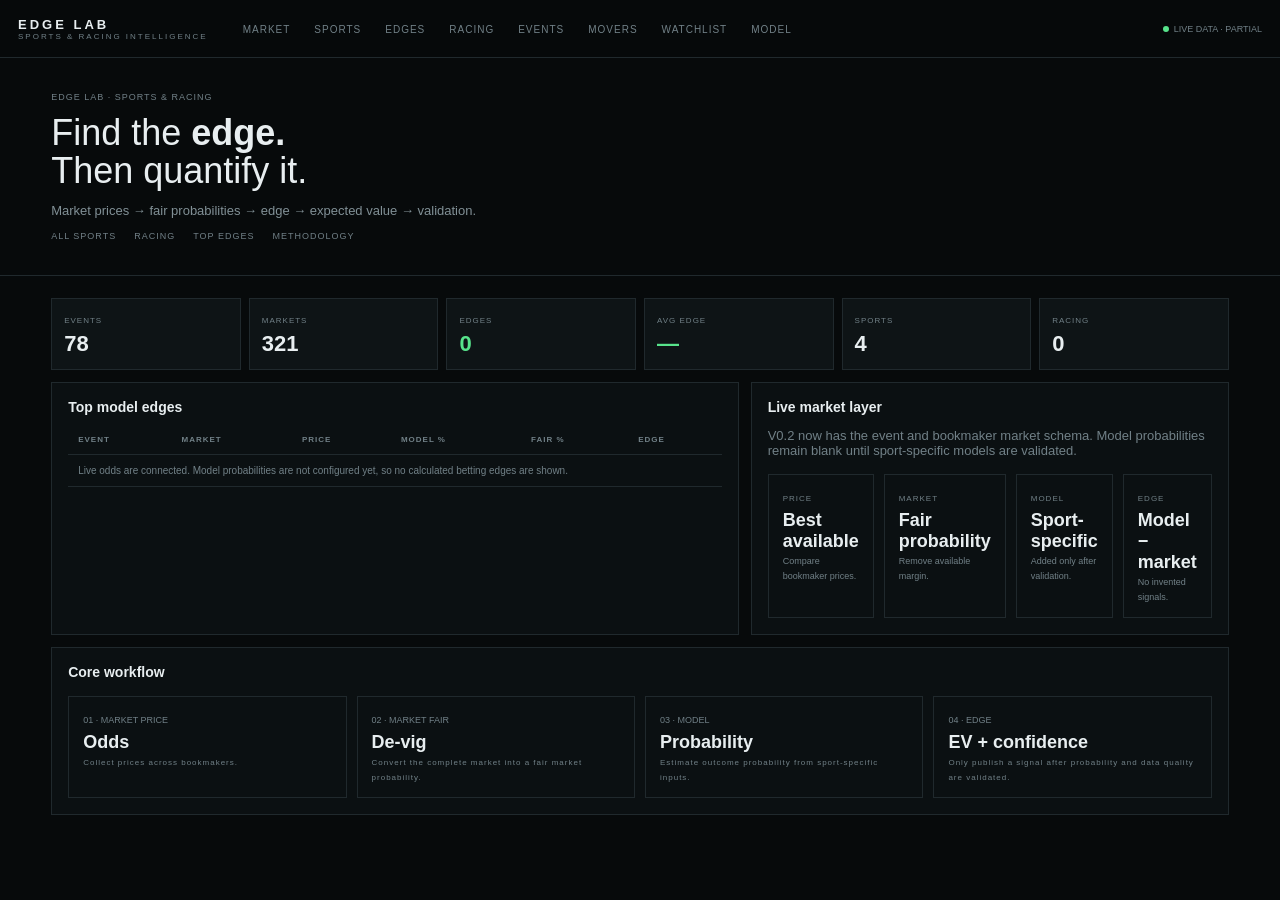
<file: index.html>
<!doctype html><html><head><meta charset="utf-8"><meta name="viewport" content="width=device-width,initial-scale=1"><title>Edge Lab Sports</title><link rel="stylesheet" href="style.css"><style>.hero{padding-bottom:34px}.dashboard{display:grid;grid-template-columns:1.4fr .9fr;gap:12px}.wide{grid-column:1/-1}.edge{border:1px solid var(--line);background:var(--panel);padding:16px}.edge h2{margin:0 0 10px;font-size:14px}.ticker{display:grid;grid-template-columns:repeat(6,1fr);gap:8px}.metric{border:1px solid var(--line);background:var(--panel2);padding:12px}.metric .big{font-size:22px;font-weight:800;margin-top:5px}.green{color:var(--green)}table{width:100%;border-collapse:collapse;font-size:10px}th,td{padding:10px;border-bottom:1px solid var(--line);text-align:left}th{color:var(--muted);font-size:8px;letter-spacing:1px}.nav2{display:flex;gap:18px;flex-wrap:wrap;margin-top:12px}.nav2 a{color:var(--muted);text-decoration:none;font-size:9px;letter-spacing:1px}@media(max-width:900px){.dashboard{grid-template-columns:1fr}.ticker{grid-template-columns:repeat(2,1fr)}}</style></head><body><header><div><div class="logo">EDGE LAB</div><div class="sub">SPORTS & RACING INTELLIGENCE</div></div><nav><a href="index.html">MARKET</a><a href="sports.html">SPORTS</a><a href="edges.html">EDGES</a><a href="racing.html">RACING</a><a href="events.html">EVENTS</a><a href="movers.html">MOVERS</a><a href="watchlist.html">WATCHLIST</a><a href="model.html">MODEL</a></nav><div class="live"><span class="dot"></span><span data-live>DATA PENDING</span></div></header><section class="hero"><div><div class="eyebrow">EDGE LAB · SPORTS & RACING</div><h1>Find the <b>edge.</b><br>Then quantify it.</h1><p>Market prices → fair probabilities → edge → expected value → validation.</p><div class="nav2"><a href="sports.html">ALL SPORTS</a><a href="racing.html">RACING</a><a href="edges.html">TOP EDGES</a><a href="methodology.html">METHODOLOGY</a></div></div></section><main style="padding:22px 4% 50px"><div class="ticker"><div class="metric"><small>EVENTS</small><div class="big" data-kpi>—</div></div><div class="metric"><small>MARKETS</small><div class="big" data-kpi>—</div></div><div class="metric"><small>EDGES</small><div class="big green" data-kpi>—</div></div><div class="metric"><small>AVG EDGE</small><div class="big green" data-kpi>—</div></div><div class="metric"><small>SPORTS</small><div class="big" data-kpi>—</div></div><div class="metric"><small>RACING</small><div class="big" data-kpi>—</div></div></div><div class="dashboard" style="margin-top:12px"><section class="edge"><h2>Top model edges</h2><table><thead><tr><th>EVENT</th><th>MARKET</th><th>PRICE</th><th>MODEL %</th><th>FAIR %</th><th>EDGE</th></tr></thead><tbody id="homeEdges"></tbody></table></section><section class="edge"><h2>Live market layer</h2><p class="muted">V0.2 now has the event and bookmaker market schema. Model probabilities remain blank until sport-specific models are validated.</p><div class="grid"><div class="card"><small>PRICE</small><b>Best available</b><span>Compare bookmaker prices.</span></div><div class="card"><small>MARKET</small><b>Fair probability</b><span>Remove available margin.</span></div><div class="card"><small>MODEL</small><b>Sport-specific</b><span>Added only after validation.</span></div><div class="card"><small>EDGE</small><b>Model − market</b><span>No invented signals.</span></div></div></section><section class="edge wide"><h2>Core workflow</h2><div class="grid"><div class="card"><span>01 · MARKET PRICE</span><b>Odds</b><small>Collect prices across bookmakers.</small></div><div class="card"><span>02 · MARKET FAIR</span><b>De-vig</b><small>Convert the complete market into a fair market probability.</small></div><div class="card"><span>03 · MODEL</span><b>Probability</b><small>Estimate outcome probability from sport-specific inputs.</small></div><div class="card"><span>04 · EDGE</span><b>EV + confidence</b><small>Only publish a signal after probability and data quality are validated.</small></div></div></section></div></main><script src="app.js"></script><script>pageLoad('index')</script></body></html>
</file>
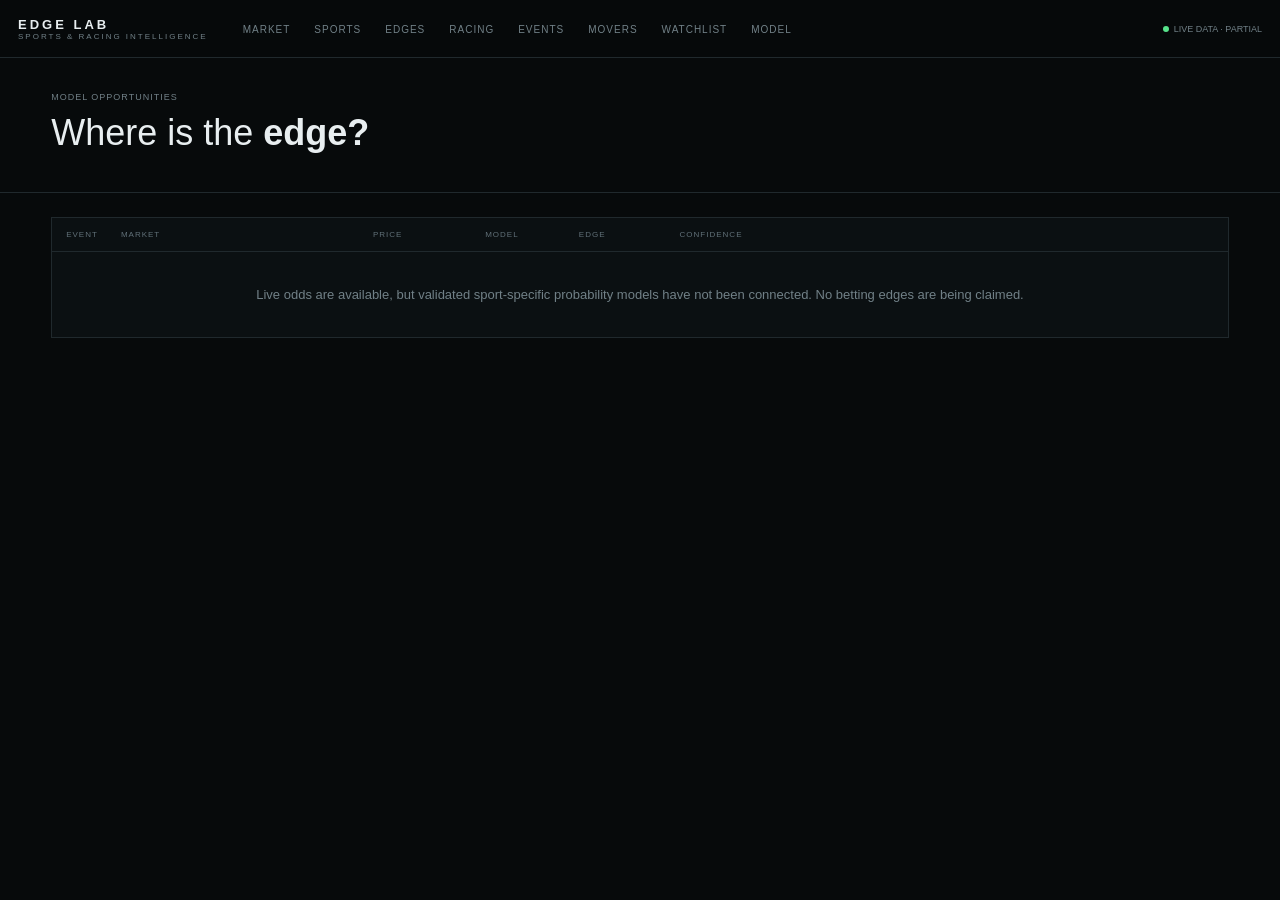
<file: edges.html>
<!doctype html><html><head><meta charset="utf-8"><meta name="viewport" content="width=device-width,initial-scale=1"><title>Edge Lab — Edges</title><link rel="stylesheet" href="style.css"></head><body><header><div><div class="logo">EDGE LAB</div><div class="sub">SPORTS & RACING INTELLIGENCE</div></div><nav><a href="index.html">MARKET</a><a href="sports.html">SPORTS</a><a href="edges.html">EDGES</a><a href="racing.html">RACING</a><a href="events.html">EVENTS</a><a href="movers.html">MOVERS</a><a href="watchlist.html">WATCHLIST</a><a href="model.html">MODEL</a></nav><div class="live"><span class="dot"></span><span data-live>DATA PENDING</span></div></header><section class="hero"><div><div class="eyebrow">MODEL OPPORTUNITIES</div><h1>Where is the <b>edge?</b></h1></div></section><main style="padding:24px 4% 50px"><div class="table"><div class="thead"><span>EVENT</span><span>MARKET</span><span>PRICE</span><span>MODEL</span><span>EDGE</span><span>CONFIDENCE</span></div><div id="edgeRows"></div></div></main><script src="app.js"></script><script>pageLoad('edges')</script></body></html>
</file>
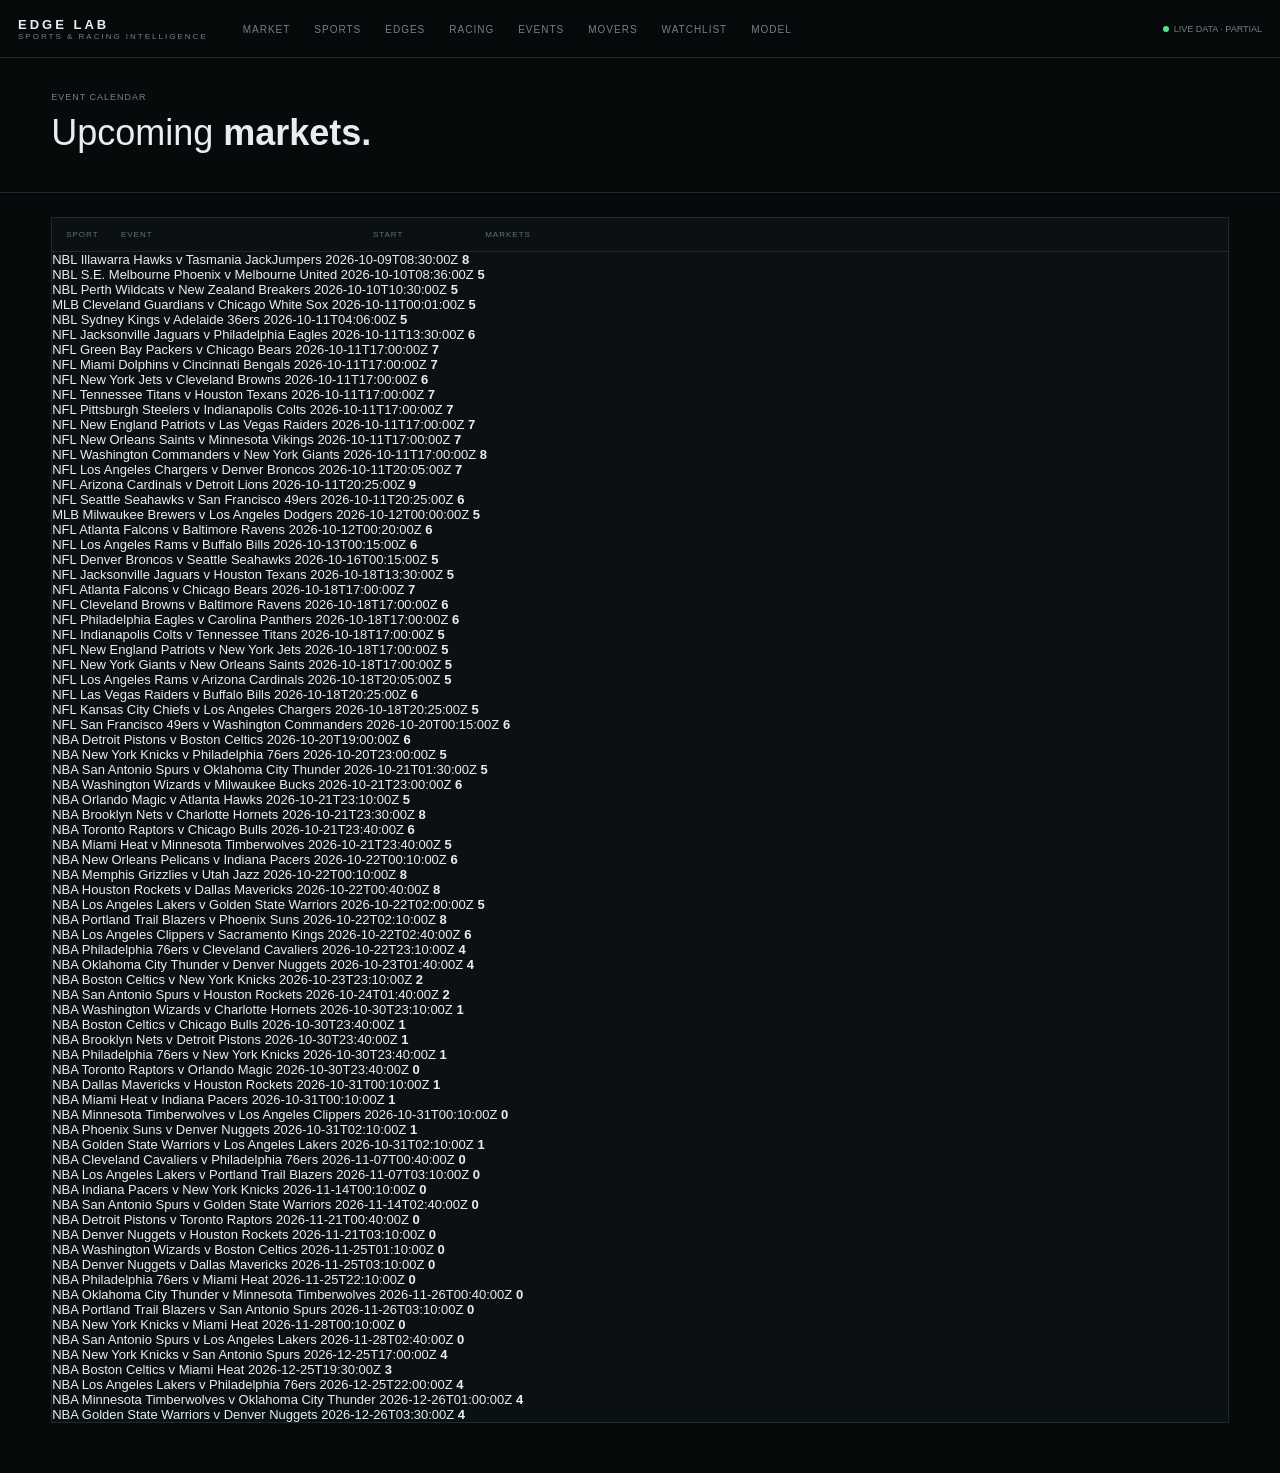
<file: events.html>
<!doctype html><html><head><meta charset="utf-8"><meta name="viewport" content="width=device-width,initial-scale=1"><title>Edge Lab — Events</title><link rel="stylesheet" href="style.css"></head><body><header><div><div class="logo">EDGE LAB</div><div class="sub">SPORTS & RACING INTELLIGENCE</div></div><nav><a href="index.html">MARKET</a><a href="sports.html">SPORTS</a><a href="edges.html">EDGES</a><a href="racing.html">RACING</a><a href="events.html">EVENTS</a><a href="movers.html">MOVERS</a><a href="watchlist.html">WATCHLIST</a><a href="model.html">MODEL</a></nav><div class="live"><span class="dot"></span><span data-live>DATA PENDING</span></div></header><section class="hero"><div><div class="eyebrow">EVENT CALENDAR</div><h1>Upcoming <b>markets.</b></h1></div></section><main style="padding:24px 4% 50px"><div class="table"><div class="thead"><span>SPORT</span><span>EVENT</span><span>START</span><span>MARKETS</span></div><div id="eventRows"></div></div></main><script src="app.js"></script><script>pageLoad('events')</script></body></html>
</file>
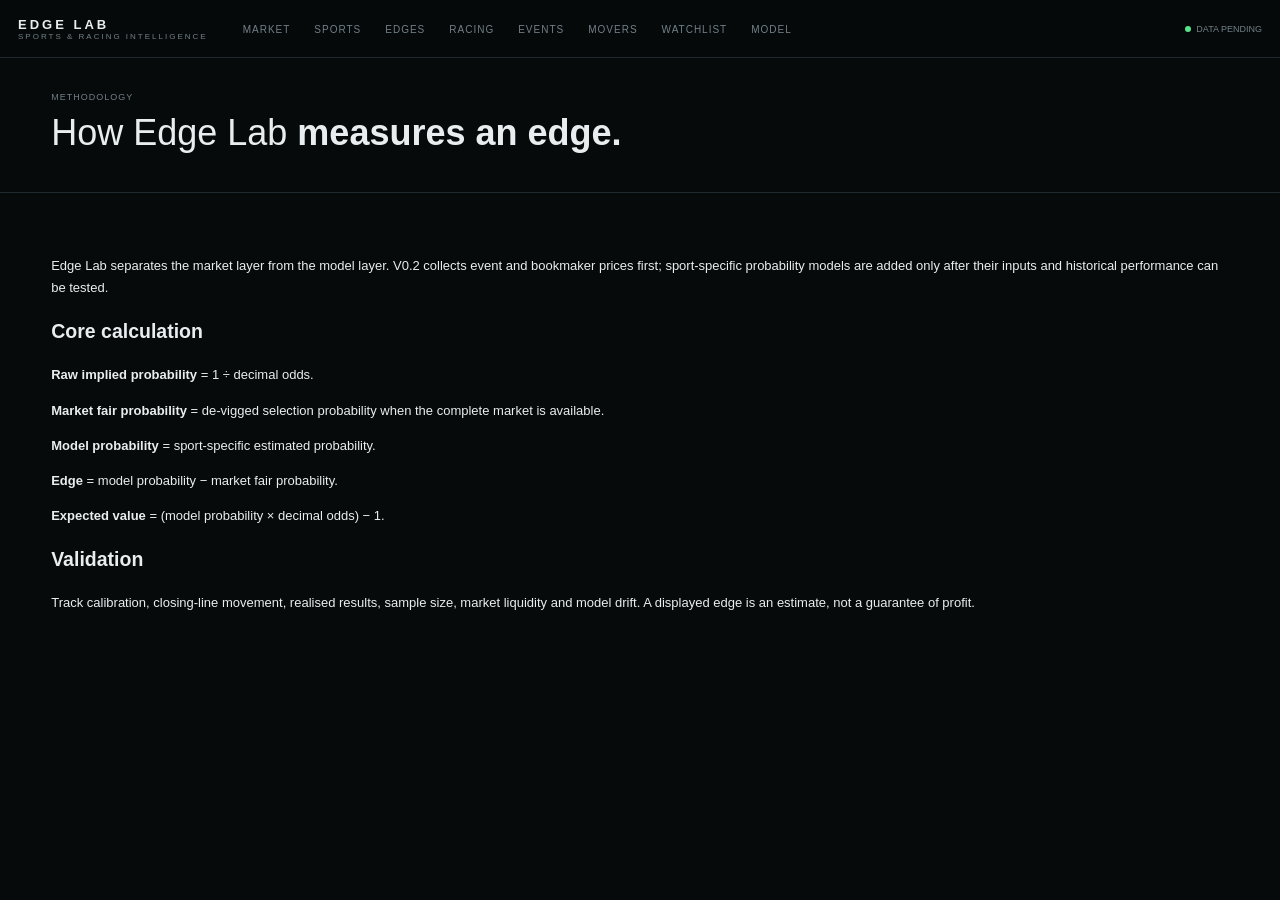
<file: methodology.html>
<!doctype html><html><head><meta charset="utf-8"><meta name="viewport" content="width=device-width,initial-scale=1"><title>Edge Lab — Methodology</title><link rel="stylesheet" href="style.css"></head><body><header><div><div class="logo">EDGE LAB</div><div class="sub">SPORTS & RACING INTELLIGENCE</div></div><nav><a href="index.html">MARKET</a><a href="sports.html">SPORTS</a><a href="edges.html">EDGES</a><a href="racing.html">RACING</a><a href="events.html">EVENTS</a><a href="movers.html">MOVERS</a><a href="watchlist.html">WATCHLIST</a><a href="model.html">MODEL</a></nav><div class="live"><span class="dot"></span><span data-live>DATA PENDING</span></div></header><section class="hero"><div><div class="eyebrow">METHODOLOGY</div><h1>How Edge Lab <b>measures an edge.</b></h1></div></section><main style="padding:24px 4% 50px"><div class="method"><p>Edge Lab separates the market layer from the model layer. V0.2 collects event and bookmaker prices first; sport-specific probability models are added only after their inputs and historical performance can be tested.</p><h2>Core calculation</h2><p><b>Raw implied probability</b> = 1 ÷ decimal odds.</p><p><b>Market fair probability</b> = de-vigged selection probability when the complete market is available.</p><p><b>Model probability</b> = sport-specific estimated probability.</p><p><b>Edge</b> = model probability − market fair probability.</p><p><b>Expected value</b> = (model probability × decimal odds) − 1.</p><h2>Validation</h2><p>Track calibration, closing-line movement, realised results, sample size, market liquidity and model drift. A displayed edge is an estimate, not a guarantee of profit.</p></div></main><script src="app.js"></script></body></html>
</file>
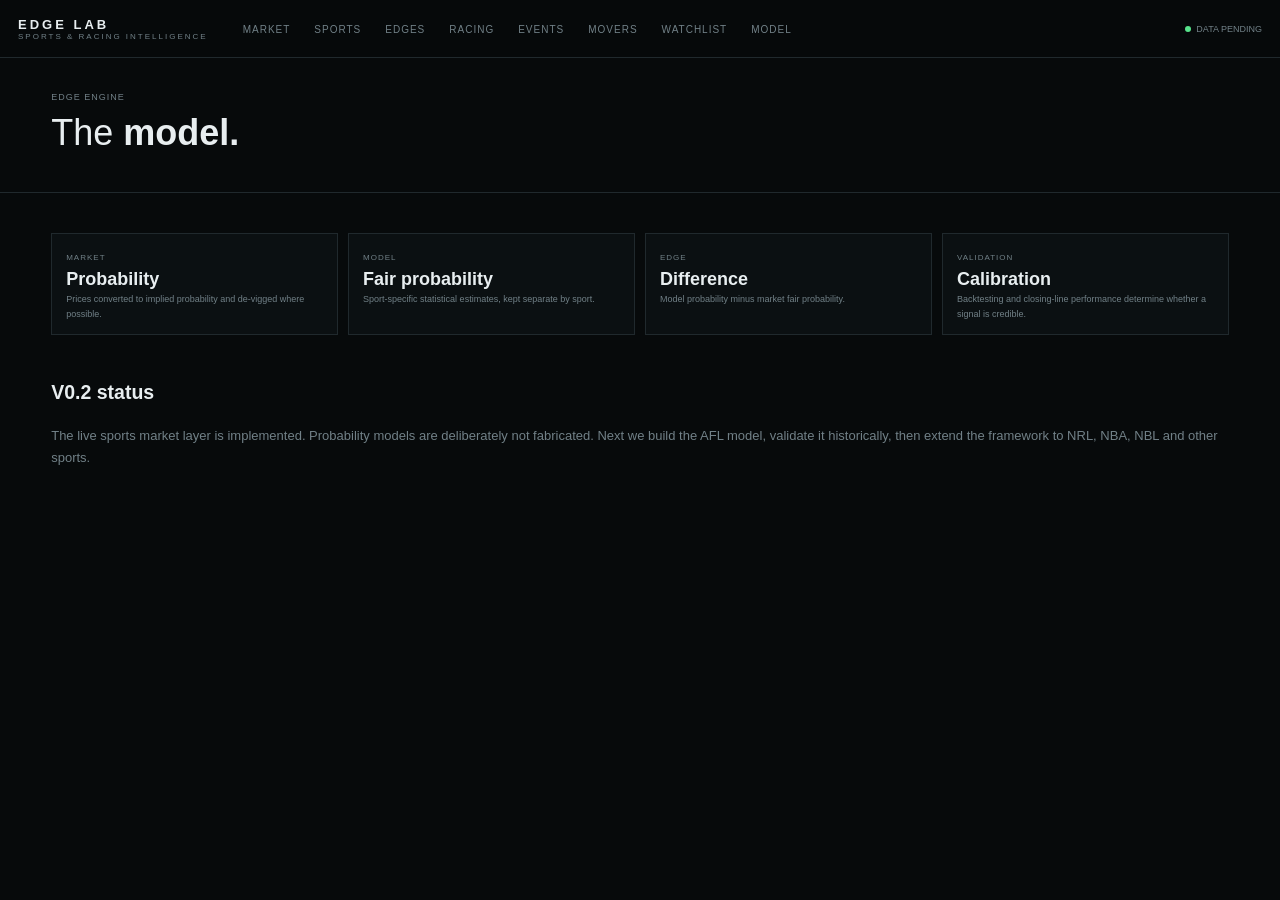
<file: model.html>
<!doctype html><html><head><meta charset="utf-8"><meta name="viewport" content="width=device-width,initial-scale=1"><title>Edge Lab — Model</title><link rel="stylesheet" href="style.css"></head><body><header><div><div class="logo">EDGE LAB</div><div class="sub">SPORTS & RACING INTELLIGENCE</div></div><nav><a href="index.html">MARKET</a><a href="sports.html">SPORTS</a><a href="edges.html">EDGES</a><a href="racing.html">RACING</a><a href="events.html">EVENTS</a><a href="movers.html">MOVERS</a><a href="watchlist.html">WATCHLIST</a><a href="model.html">MODEL</a></nav><div class="live"><span class="dot"></span><span data-live>DATA PENDING</span></div></header><section class="hero"><div><div class="eyebrow">EDGE ENGINE</div><h1>The <b>model.</b></h1></div></section><main style="padding:24px 4% 50px"><div class="grid"><div class="card"><small>MARKET</small><b>Probability</b><span>Prices converted to implied probability and de-vigged where possible.</span></div><div class="card"><small>MODEL</small><b>Fair probability</b><span>Sport-specific statistical estimates, kept separate by sport.</span></div><div class="card"><small>EDGE</small><b>Difference</b><span>Model probability minus market fair probability.</span></div><div class="card"><small>VALIDATION</small><b>Calibration</b><span>Backtesting and closing-line performance determine whether a signal is credible.</span></div></div><div class="method"><h2>V0.2 status</h2><p class="muted">The live sports market layer is implemented. Probability models are deliberately not fabricated. Next we build the AFL model, validate it historically, then extend the framework to NRL, NBA, NBL and other sports.</p></div></main><script src="app.js"></script></body></html>
</file>
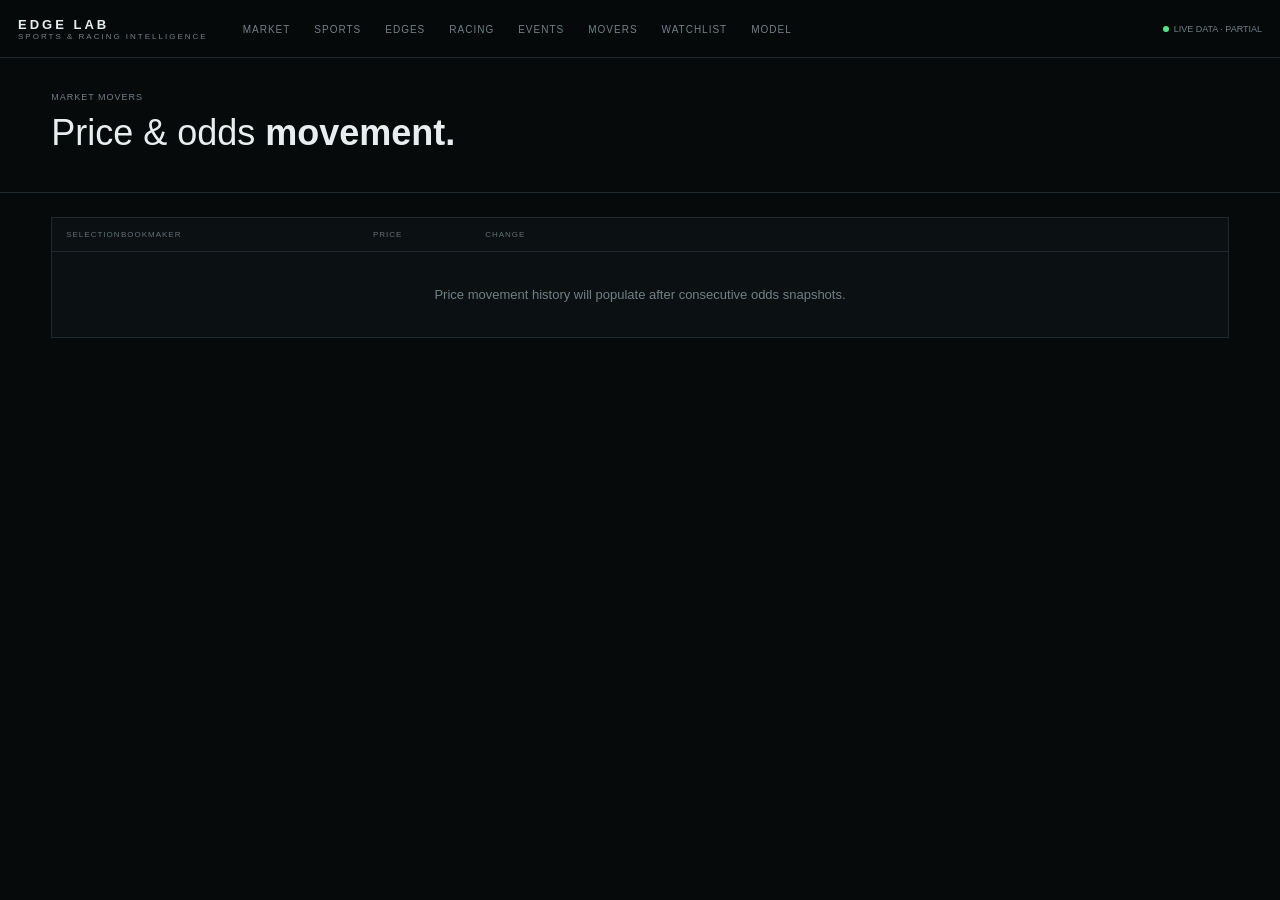
<file: movers.html>
<!doctype html><html><head><meta charset="utf-8"><meta name="viewport" content="width=device-width,initial-scale=1"><title>Edge Lab — Movers</title><link rel="stylesheet" href="style.css"></head><body><header><div><div class="logo">EDGE LAB</div><div class="sub">SPORTS & RACING INTELLIGENCE</div></div><nav><a href="index.html">MARKET</a><a href="sports.html">SPORTS</a><a href="edges.html">EDGES</a><a href="racing.html">RACING</a><a href="events.html">EVENTS</a><a href="movers.html">MOVERS</a><a href="watchlist.html">WATCHLIST</a><a href="model.html">MODEL</a></nav><div class="live"><span class="dot"></span><span data-live>DATA PENDING</span></div></header><section class="hero"><div><div class="eyebrow">MARKET MOVERS</div><h1>Price & odds <b>movement.</b></h1></div></section><main style="padding:24px 4% 50px"><div class="table"><div class="thead"><span>SELECTION</span><span>BOOKMAKER</span><span>PRICE</span><span>CHANGE</span></div><div id="moverRows"></div></div></main><script src="app.js"></script><script>pageLoad('movers')</script></body></html>
</file>
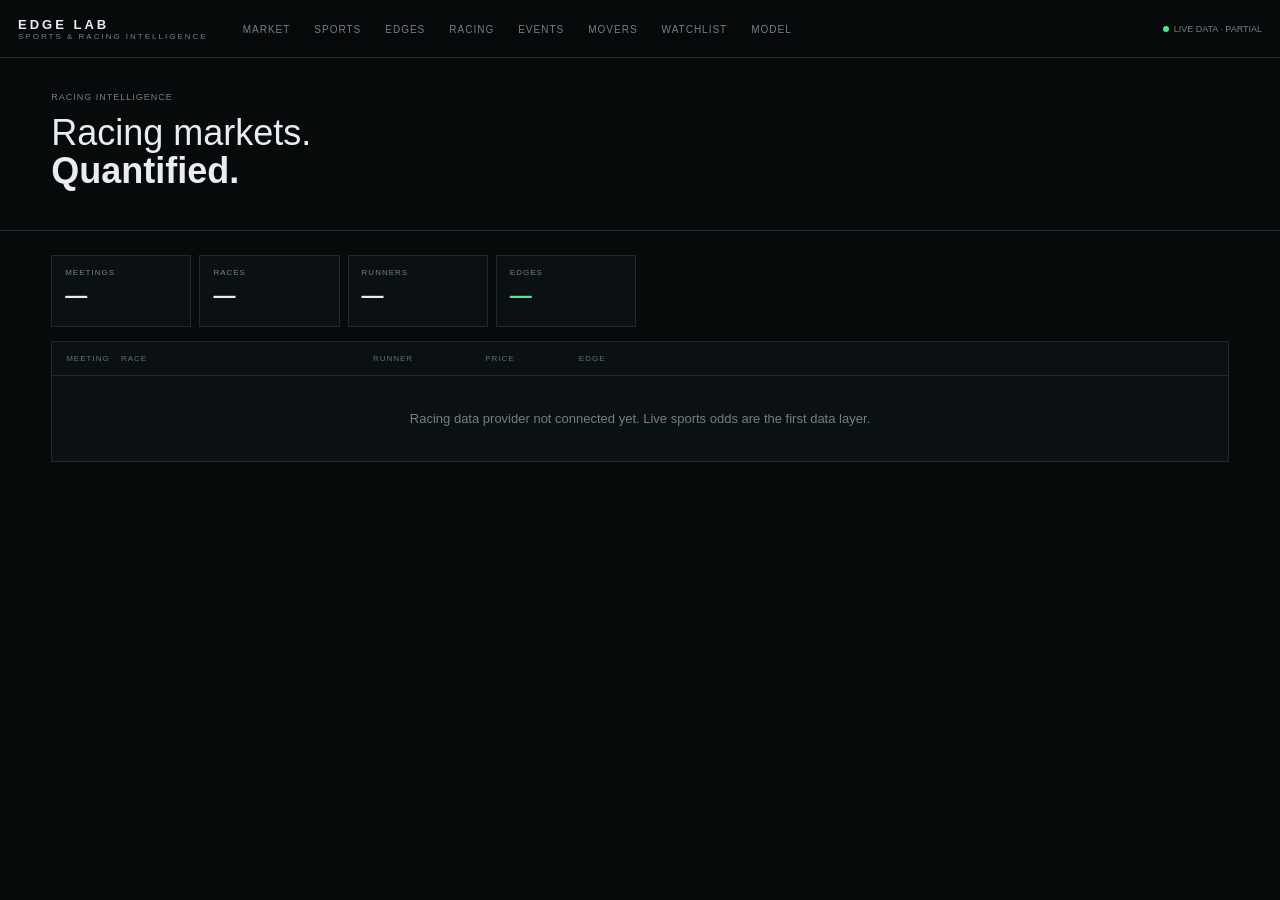
<file: racing.html>
<!doctype html><html><head><meta charset="utf-8"><meta name="viewport" content="width=device-width,initial-scale=1"><title>Edge Lab — Racing</title><link rel="stylesheet" href="style.css"></head><body><header><div><div class="logo">EDGE LAB</div><div class="sub">SPORTS & RACING INTELLIGENCE</div></div><nav><a href="index.html">MARKET</a><a href="sports.html">SPORTS</a><a href="edges.html">EDGES</a><a href="racing.html">RACING</a><a href="events.html">EVENTS</a><a href="movers.html">MOVERS</a><a href="watchlist.html">WATCHLIST</a><a href="model.html">MODEL</a></nav><div class="live"><span class="dot"></span><span data-live>DATA PENDING</span></div></header><section class="hero"><div><div class="eyebrow">RACING INTELLIGENCE</div><h1>Racing markets.<br><b>Quantified.</b></h1></div></section><main style="padding:24px 4% 50px"><div class="stats"><div class="stat"><div class="label">MEETINGS</div><div class="num">—</div></div><div class="stat"><div class="label">RACES</div><div class="num">—</div></div><div class="stat"><div class="label">RUNNERS</div><div class="num">—</div></div><div class="stat"><div class="label">EDGES</div><div class="num green">—</div></div></div><div class="table"><div class="thead"><span>MEETING</span><span>RACE</span><span>RUNNER</span><span>PRICE</span><span>EDGE</span></div><div id="racingRows"></div></div></main><script src="app.js"></script><script>pageLoad('racing')</script></body></html>
</file>
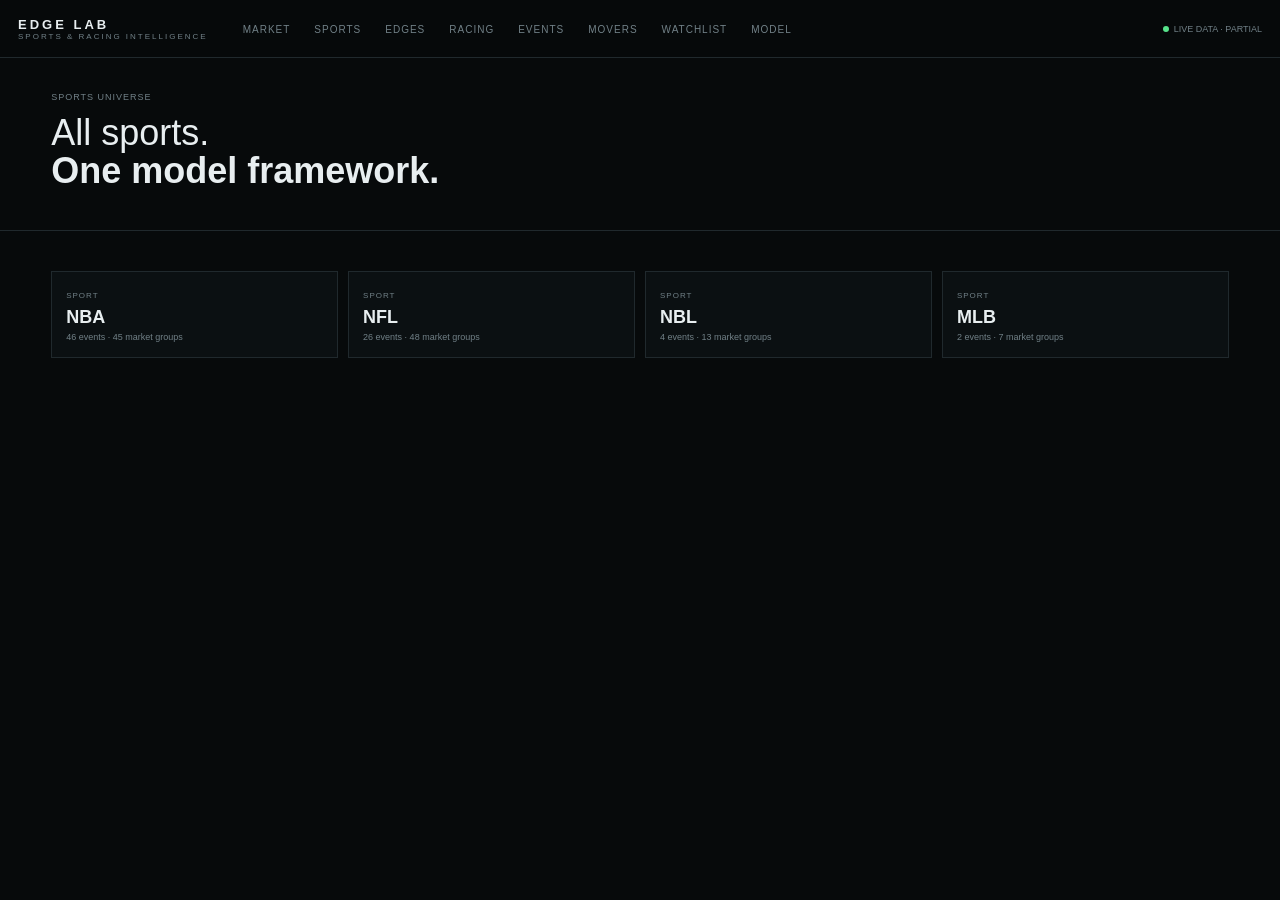
<file: sports.html>
<!doctype html><html><head><meta charset="utf-8"><meta name="viewport" content="width=device-width,initial-scale=1"><title>Edge Lab — Sports</title><link rel="stylesheet" href="style.css"></head><body><header><div><div class="logo">EDGE LAB</div><div class="sub">SPORTS & RACING INTELLIGENCE</div></div><nav><a href="index.html">MARKET</a><a href="sports.html">SPORTS</a><a href="edges.html">EDGES</a><a href="racing.html">RACING</a><a href="events.html">EVENTS</a><a href="movers.html">MOVERS</a><a href="watchlist.html">WATCHLIST</a><a href="model.html">MODEL</a></nav><div class="live"><span class="dot"></span><span data-live>DATA PENDING</span></div></header><section class="hero"><div><div class="eyebrow">SPORTS UNIVERSE</div><h1>All sports.<br><b>One model framework.</b></h1></div></section><main style="padding:24px 4% 50px"><div class="grid" id="sportRows"></div></main><script src="app.js"></script><script>pageLoad('sports')</script></body></html>
</file>
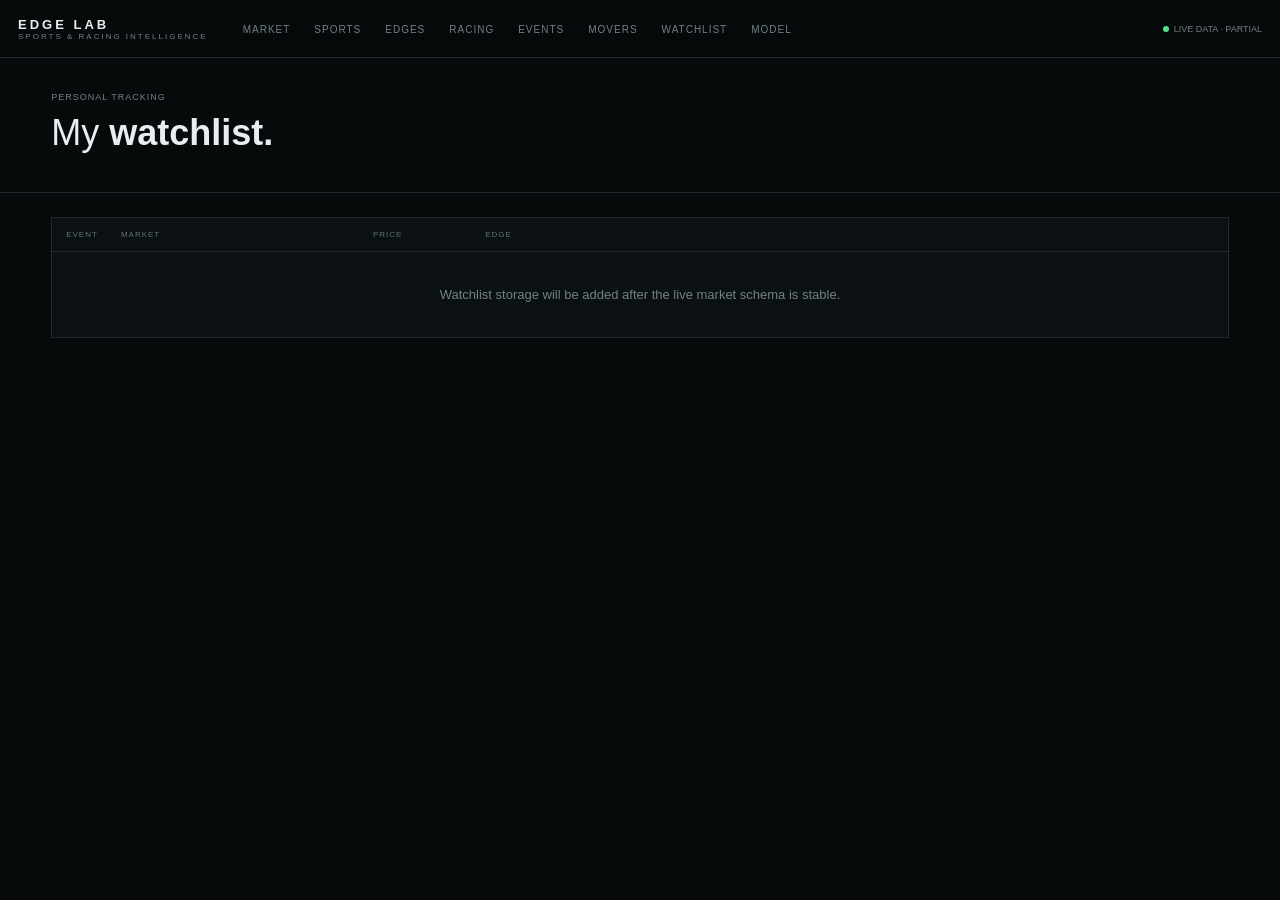
<file: watchlist.html>
<!doctype html><html><head><meta charset="utf-8"><meta name="viewport" content="width=device-width,initial-scale=1"><title>Edge Lab — Watchlist</title><link rel="stylesheet" href="style.css"></head><body><header><div><div class="logo">EDGE LAB</div><div class="sub">SPORTS & RACING INTELLIGENCE</div></div><nav><a href="index.html">MARKET</a><a href="sports.html">SPORTS</a><a href="edges.html">EDGES</a><a href="racing.html">RACING</a><a href="events.html">EVENTS</a><a href="movers.html">MOVERS</a><a href="watchlist.html">WATCHLIST</a><a href="model.html">MODEL</a></nav><div class="live"><span class="dot"></span><span data-live>DATA PENDING</span></div></header><section class="hero"><div><div class="eyebrow">PERSONAL TRACKING</div><h1>My <b>watchlist.</b></h1></div></section><main style="padding:24px 4% 50px"><div class="table"><div class="thead"><span>EVENT</span><span>MARKET</span><span>PRICE</span><span>EDGE</span></div><div id="watchRows"></div></div></main><script src="app.js"></script><script>pageLoad('watchlist')</script></body></html>
</file>
<file: style.css>
:root{--bg:#070a0b;--panel:#0b1012;--panel2:#0e1416;--line:#20292d;--muted:#718087;--text:#e8eef0;--green:#57e38b;--red:#ef6d72;--amber:#f0bd54;--blue:#6ea8ff}
*{box-sizing:border-box}body{margin:0;background:var(--bg);color:var(--text);font:13px Arial,sans-serif}header{height:58px;border-bottom:1px solid var(--line);display:flex;align-items:center;padding:0 18px;gap:35px;position:sticky;top:0;background:#070a0bf5;z-index:10}.logo{font-weight:800;letter-spacing:3px}.sub{font-size:8px;letter-spacing:2px;color:var(--muted)}nav a{color:var(--muted);text-decoration:none;margin-right:24px;font-size:10px;letter-spacing:1px}.live{margin-left:auto;color:var(--muted);font-size:9px}.dot{display:inline-block;width:6px;height:6px;background:var(--green);border-radius:50%;margin-right:5px}.hero{padding:34px 4% 28px;border-bottom:1px solid var(--line);display:flex;justify-content:space-between}.eyebrow{font-size:9px;letter-spacing:1px;color:var(--muted)}h1{font-size:36px;font-weight:400;line-height:1.05;margin:12px 0}h1 b{font-weight:800}.hero p{color:#819096}.layout{display:grid;grid-template-columns:240px 1fr}aside{border-right:1px solid var(--line);padding:24px 18px;min-height:1100px;position:sticky;top:58px;align-self:start;max-height:calc(100vh - 58px);overflow:auto}main{padding:22px 24px 40px}.filter{padding:9px 10px;color:#819096;cursor:pointer}.active{background:#141a1c;border-left:2px solid var(--green);color:white}small{color:var(--muted);font-size:8px;letter-spacing:1px}.side-section{margin-bottom:22px}.side-section>small{display:block;margin:0 10px 8px}.market-buttons{display:grid;gap:4px}.filter-select{width:100%;background:#0c1214;color:#dce3e5;border:1px solid var(--line);padding:9px 8px;font-size:11px;outline:none}.filter-select:focus{border-color:#3b4a50}.clear-btn{width:100%;margin-top:8px;background:transparent;border:1px solid var(--line);color:var(--muted);padding:8px;cursor:pointer;font-size:9px;letter-spacing:1px}.clear-btn:hover{color:white;border-color:#536269}.notice,.search,.btn,.table,.detail,.card,.stat{border:1px solid var(--line);background:var(--panel)}.notice{padding:11px;color:var(--muted);font-size:10px;margin-bottom:14px}.stats{display:grid;grid-template-columns:repeat(8,1fr);gap:8px;margin-bottom:14px}.stat{padding:12px 13px;min-height:72px}.stat .num{font-size:22px;font-weight:700;margin-top:6px}.stat .num.green{color:var(--green)}.stat .num.amber{color:var(--amber)}.stat .num.red{color:var(--red)}.stat .num.mutednum{color:#c3ccd0}.stat .label{font-size:8px;color:var(--muted);letter-spacing:1px}.stats-sub{display:flex;gap:18px;flex-wrap:wrap;padding:10px 2px 14px;color:var(--muted);font-size:9px}.stats-sub b{color:#dce3e5}.controls{display:flex;gap:8px;margin-bottom:10px}.search{flex:1;padding:12px;color:white;outline:none}.btn{padding:0 14px;color:#a8b2b5;cursor:pointer}.toolbar{display:flex;justify-content:space-between;align-items:center;gap:10px;margin-bottom:10px}.result-meta{font-size:9px;color:var(--muted)}.sortbox{display:flex;align-items:center;gap:8px}.sortbox select{background:#0c1214;color:#dce3e5;border:1px solid var(--line);padding:8px 10px;font-size:10px}.chips{display:flex;gap:6px;flex-wrap:wrap;margin:0 0 12px}.chip{border:1px solid #2a353a;background:#0b1012;color:#aab5b9;padding:5px 8px;font-size:8px;letter-spacing:.5px}.chip b{color:white}.table{overflow:hidden}.thead,.row{display:grid;grid-template-columns:.38fr 1.75fr .78fr .65fr .7fr .65fr .72fr .72fr .82fr .8fr;align-items:center}.thead{height:34px;border-bottom:1px solid var(--line);padding:0 14px;color:#617078;font-size:8px;letter-spacing:1px}.row{min-height:62px;padding:0 14px;border-bottom:1px solid #151d20;cursor:pointer}.row:hover{background:#0f1517}.rank{color:#65747a;font-size:10px}.badge{display:inline-grid;place-items:center;width:28px;height:28px;border:1px solid #263238;margin-right:8px;font-size:9px}.name b{display:block}.name span{font-size:9px;color:#66737a}.up{color:var(--green)}.down{color:var(--red)}.BUY{color:var(--green);font-weight:bold}.WATCH{color:var(--amber);font-weight:bold}.HOLD{color:#b4bec2;font-weight:bold}.AVOID{color:var(--red);font-weight:bold}.ETF{color:var(--blue);font-weight:bold}.scorebadge{font-size:17px;font-weight:800}.score-high{color:var(--green)}.score-mid{color:var(--amber)}.score-low{color:#aeb8bc}.detail{margin-top:24px;padding:20px}.detailtop{display:grid;grid-template-columns:1.4fr .7fr .7fr .7fr .8fr;gap:18px;padding-bottom:18px;border-bottom:1px solid var(--line)}.score strong{font-size:28px;display:block;margin-top:5px}.delta{font-size:10px;margin-left:5px}.positive{color:var(--green)}.negative{color:var(--red)}.grid{display:grid;grid-template-columns:repeat(4,1fr);gap:10px;margin-top:16px}.card{padding:14px}.card b{font-size:18px;display:block;margin-top:6px}.card span{font-size:9px;color:var(--muted)}.drivers{margin-top:16px}.driver{display:grid;grid-template-columns:150px 1fr 50px;align-items:center;gap:10px;margin:10px 0;font-size:10px}.bar{height:5px;background:#172023}.bar i{display:block;height:100%;background:#6d858c}.valuation{margin-top:18px;padding-top:16px;border-top:1px solid var(--line)}.valuationgrid{display:grid;grid-template-columns:repeat(4,1fr);gap:10px;margin-top:10px}.fair-good{color:var(--green)}.fair-warn{color:var(--amber)}.fair-bad{color:var(--red)}.context{margin-top:12px;padding:11px;border:1px solid var(--line);background:#0b1113;font-size:10px;line-height:1.55}.history{margin-top:14px;padding-top:14px;border-top:1px solid var(--line)}.history-row{display:flex;gap:16px;flex-wrap:wrap;color:var(--muted);font-size:9px;padding:7px 0;border-bottom:1px solid #151d20}.history-row b{color:#dce3e5}.warn{margin-top:10px;padding:10px;border:1px solid #5a4a20;color:var(--amber);background:#141108;font-size:10px}.news{margin-top:20px}.news article{padding:12px 0;border-top:1px solid var(--line)}.news article b{display:block;color:#dce1df;font-size:11px}.news article a{color:inherit;text-decoration:none}.news article small{display:block;margin-top:4px;font-size:8px}.muted{color:var(--muted)}.method{padding:25px 0;line-height:1.7}.legend{font-size:9px;color:var(--muted);margin-top:10px}.empty{padding:35px;text-align:center;color:var(--muted)}.filter-note{font-size:8px;color:#56646a;line-height:1.5;margin:8px 10px 0}.rankhint{font-size:8px;color:#5f6d72;margin-left:4px}
.modal{display:none;padding:0;margin-top:18px;overflow:visible;background:transparent}.modal.open{display:block}.modal-panel{width:100%;max-width:none;margin:0;background:transparent;border:0;box-shadow:none;position:relative}.modal-head{position:sticky;top:58px;z-index:4;display:flex;justify-content:flex-start;padding:8px 0;background:#070a0bf5;border-bottom:1px solid var(--line);margin-bottom:0}.modal-close{background:#0c1214;border:1px solid #334147;color:#aeb8bc;padding:9px 14px;cursor:pointer;font-size:10px;letter-spacing:1px}.modal-close:hover{color:white;border-color:#65747a}.modal .detail{margin:0;border:1px solid var(--line);background:var(--panel);padding:22px;min-height:calc(100vh - 105px)}main.detail-mode .notice,main.detail-mode .stats,main.detail-mode .stats-sub,main.detail-mode .chips,main.detail-mode .controls,main.detail-mode .toolbar,main.detail-mode .table{display:none}main.detail-mode .modal{margin-top:0}.valuation-math{margin-top:14px;padding:13px;border:1px solid var(--line);background:#0b1113;font-size:10px;line-height:1.7}.valuation-math b{color:#dce3e5}.chartgrid{display:grid;grid-template-columns:1.15fr .85fr;gap:10px;margin-top:16px}.chart-card{border:1px solid var(--line);background:#0b1113;padding:14px}.chart-title{font-size:9px;color:#66747a;letter-spacing:1px;margin-bottom:12px}.value-bars{display:grid;gap:9px}.value-row{display:grid;grid-template-columns:90px 1fr 75px;align-items:center;gap:8px;font-size:9px}.value-track{height:9px;background:#172023;position:relative}.value-fill{height:100%;background:#6d858c}.value-fill.current{background:#82969c}.value-fill.fair{background:#78a98c}.value-fill.target{background:#b29b62}.value-fill.low{background:#785f5f}.value-fill.high{background:#8e9f75}.factor-chart{display:grid;gap:7px}.factor-row{display:grid;grid-template-columns:74px 1fr 34px;align-items:center;gap:7px;font-size:8px}.factor-track{height:7px;background:#172023}.factor-fill{height:100%;background:#6d858c}.history-chart{margin-top:10px}.history-svg{width:100%;height:150px;display:block;background:#080e10;border:1px solid #182124}.chart-legend{display:flex;gap:14px;flex-wrap:wrap;margin-top:7px;color:#718087;font-size:8px}.chart-legend span{display:inline-flex;align-items:center;gap:5px}.legend-dot{width:7px;height:7px;display:inline-block;background:#6d858c}.legend-dot.fair{background:#78a98c}.legend-dot.target{background:#b29b62}@media(max-width:700px){.modal .detail{padding:12px;min-height:calc(100vh - 96px)}.chartgrid{grid-template-columns:1fr}.modal-panel{width:100%}.modal-head{top:58px}}
@media(max-width:1250px){.stats{grid-template-columns:repeat(4,1fr)}.thead,.row{grid-template-columns:.35fr 1.8fr .75fr .65fr .7fr .75fr .65fr .7fr .7fr .75fr}}@media(max-width:1000px){.layout{grid-template-columns:1fr}aside{position:relative;top:0;max-height:none;min-height:0;border-right:0;border-bottom:1px solid var(--line);display:grid;grid-template-columns:repeat(3,1fr);gap:14px;padding:18px}.side-section{margin-bottom:0}.market-buttons{grid-template-columns:1fr}.thead,.row{grid-template-columns:.35fr 1.8fr .8fr .7fr .75fr .75fr}.thead div:nth-child(n+7),.row>div:nth-child(n+7){display:none}.detailtop{grid-template-columns:1fr 1fr}.grid{grid-template-columns:1fr 1fr}.valuationgrid{grid-template-columns:1fr 1fr}}@media(max-width:700px){header{gap:14px}.sub,nav{display:none}.hero{padding:26px 4%}h1{font-size:30px}.layout{display:block}aside{grid-template-columns:1fr 1fr}.stats{grid-template-columns:repeat(2,1fr)}main{padding:14px}.toolbar{align-items:flex-start;flex-direction:column}.controls{flex-direction:column}.btn{height:38px}.thead,.row{grid-template-columns:.35fr 1.9fr .8fr .7fr .75fr}.thead div:nth-child(n+6),.row>div:nth-child(n+6){display:none}.grid,.valuationgrid{grid-template-columns:1fr}.detailtop{grid-template-columns:1fr 1fr}}
.site-footer{border-top:1px solid var(--line);padding:26px 4%;display:flex;justify-content:space-between;gap:20px;align-items:center;color:var(--muted);font-size:9px}.site-footer b{display:block;color:#dce3e5;letter-spacing:2px;font-size:10px}.site-footer span{display:block;margin-top:5px}.site-footer nav a{color:var(--muted);text-decoration:none;margin-left:20px;font-size:9px}@media(max-width:700px){.site-footer{display:block}.site-footer nav{display:block;margin-top:15px}.site-footer nav a{margin:0 16px 0 0}}
</file>
